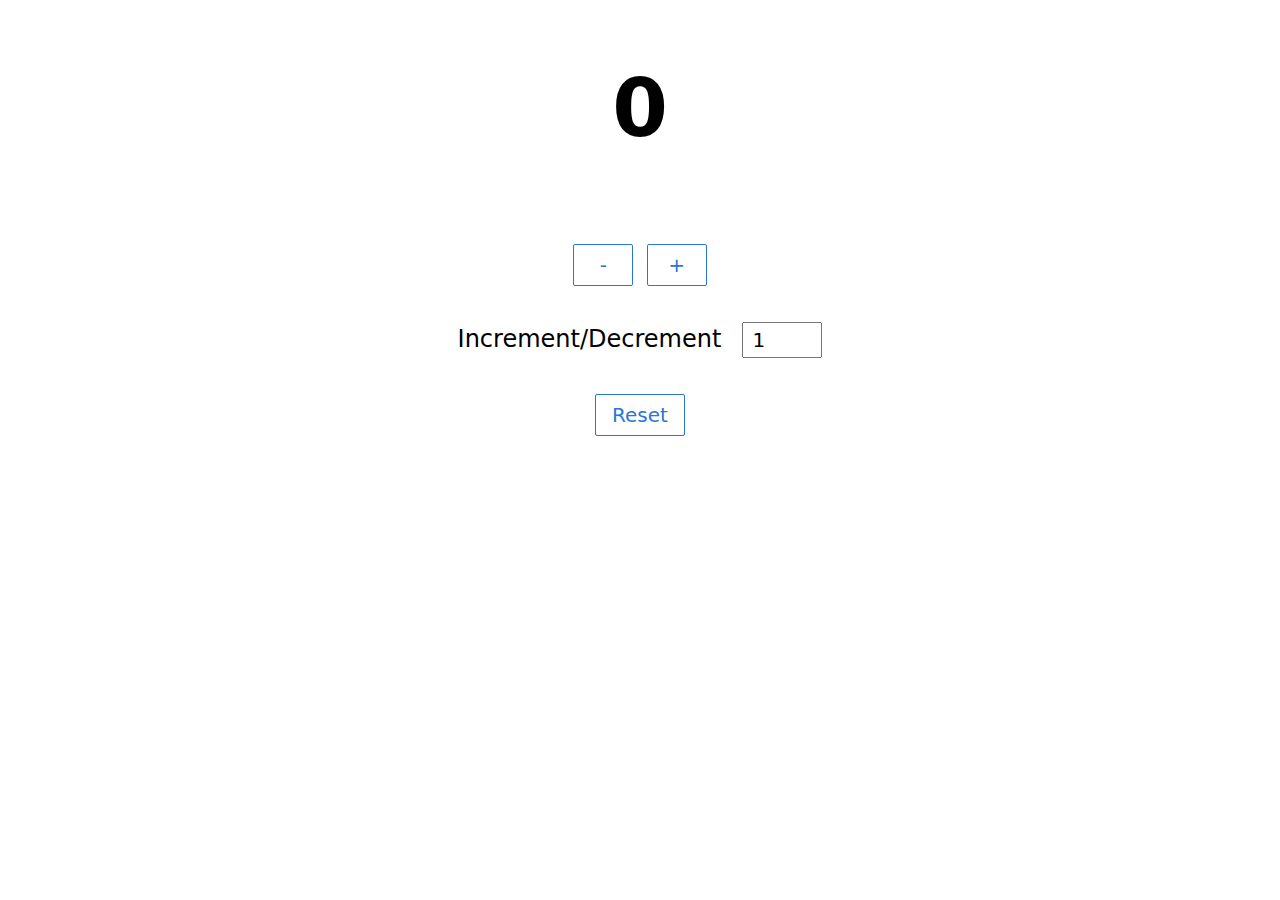
<file: counter/index.html>
<!DOCTYPE html>
<html lang="en">
  <head>
    <meta charset="UTF-8" />
    <meta name="viewport" content="width=device-width, initial-scale=1.0" />
    <link rel="stylesheet" href="style.css" />
    <script src="app.js" async></script>
    <title>Counter</title>
  </head>
  <body>
    <div class="container">
      <h1>0</h1>
      <div class="buttons">
        <button class="button minus">-</button>
        <button class="button plus">+</button>
      </div>
      <div class="inc-dec">
        <label for="number">Increment/Decrement</label>
        <input type="number" id="number" />
      </div>
      <button class="button reset">Reset</button>
    </div>
  </body>
</html>
</file>
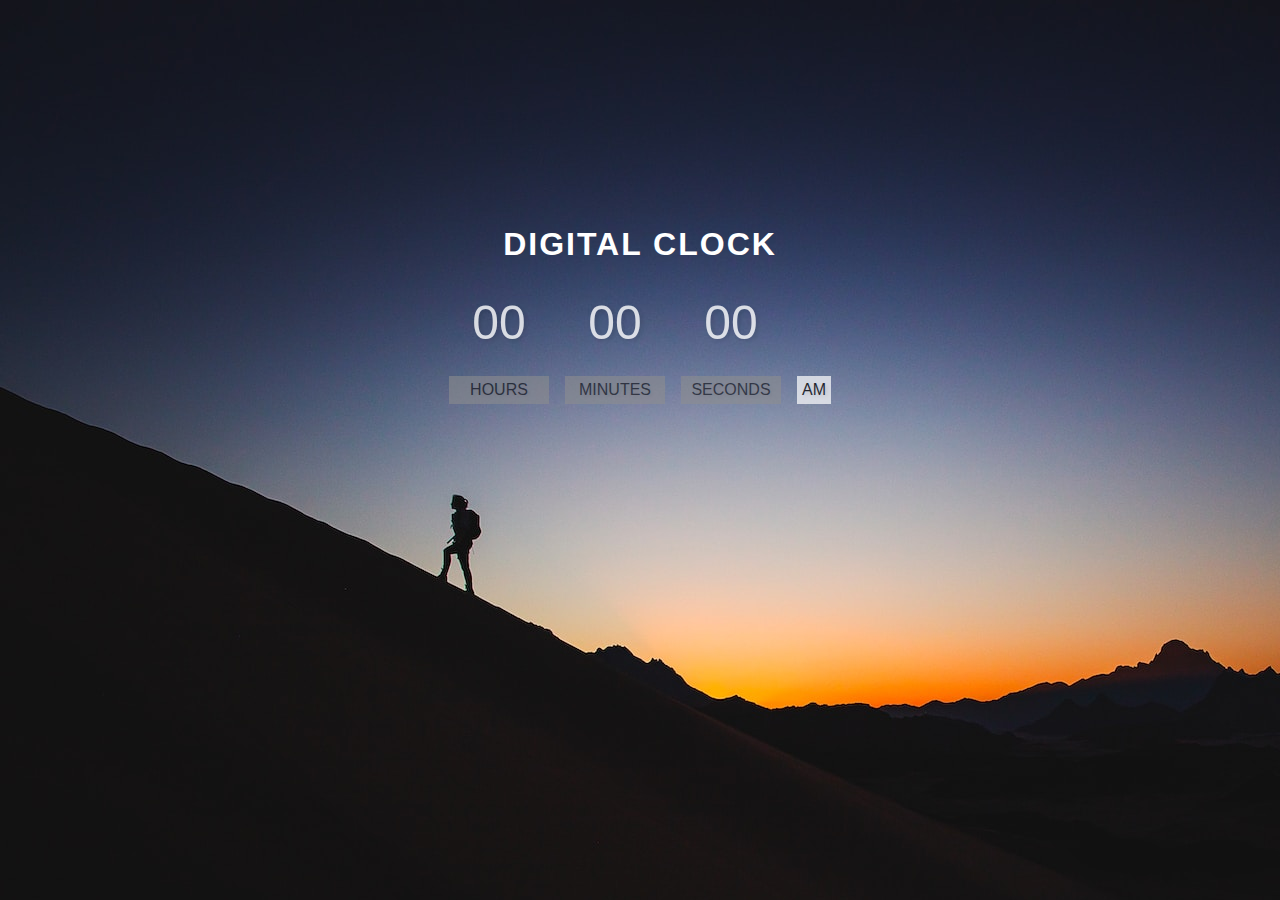
<file: digital-clock/index.html>
<!DOCTYPE html>
<html lang="en">

<head>
    <meta charset="UTF-8">
    <meta name="viewport" content="width=device-width, initial-scale=1.0">
    <link rel="stylesheet" href="style.css">
    <script src="./app.js" async></script>
    <title>Digital Clock</title>
</head>

<body>
    <div class="container">
        <h1>Digital Clock</h1>
        <div class="clock">
            <div class="box">
                <p class="number hours">00</p>
                <p class="text">HOURS</p>
            </div>
            <div class="box">
                <p class="number minutes">00</p>
                <p class="text">MINUTES</p>
            </div>
            <div class="box">
                <p class="number seconds">00</p>
                <p class="text">SECONDS</p>
            </div>
            <P class="timezone">AM</P>
        </div>
    </div>
</body>

</html>
</file>
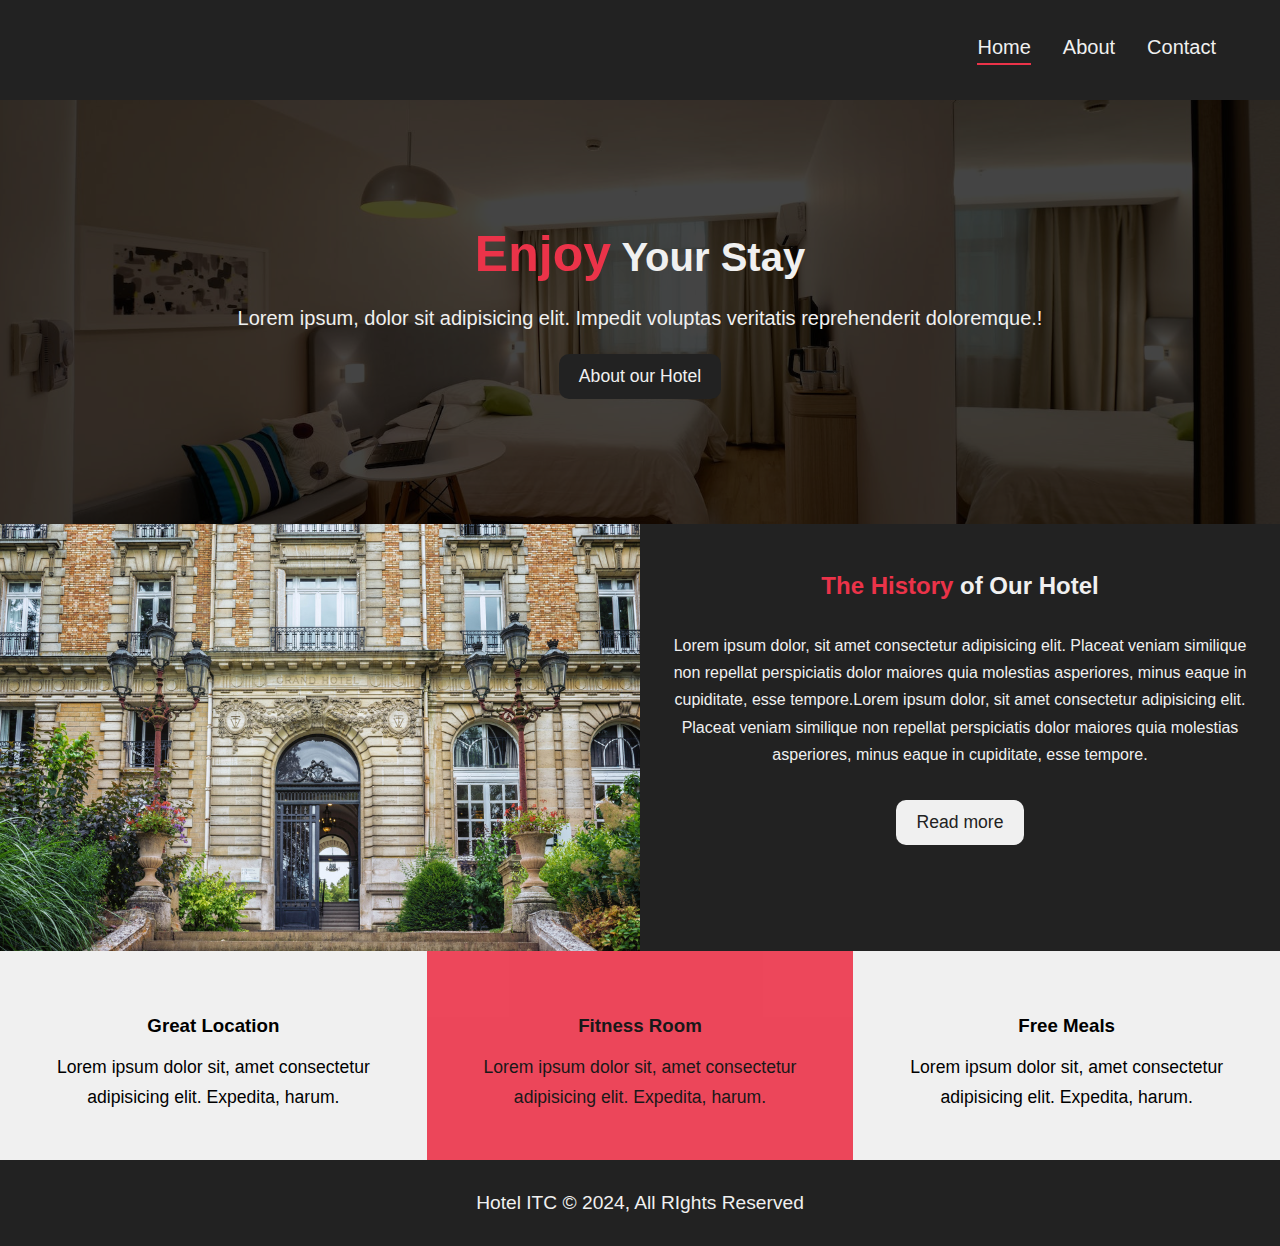
<file: hotel-website/index.html>
<!DOCTYPE html>
<html lang="en">
  <head>
    <meta charset="UTF-8" />
    <meta name="viewport" content="width=device-width, initial-scale=1.0" />
    <link
      rel="stylesheet"
      href="https://cdnjs.cloudflare.com/ajax/libs/font-awesome/6.5.1/css/all.min.css"
      integrity="sha512-DTOQO9RWCH3ppGqcWaEA1BIZOC6xxalwEsw9c2QQeAIftl+Vegovlnee1c9QX4TctnWMn13TZye+giMm8e2LwA=="
      crossorigin="anonymous"
      referrerpolicy="no-referrer"
    />
    <link rel="stylesheet" href="style.css" />
    <title>Hotel Websie | Home</title>
  </head>
  <body>
    <header>
      <div class="container">
        <nav id="navbar">
          <a href="index.html" class="logo">
            <i class="fa-solid fa-sailboat fa-3x"></i>
          </a>
          <ul>
            <li class="current"><a href="./index.html">Home</a></li>
            <li><a href="./about.html">About</a></li>
            <li><a href="./contact.html">Contact</a></li>
          </ul>
        </nav>
      </div>
    </header>
    <main>
      <section class="showcase">
        <div class="container">
          <h1><span class="text-primary">Enjoy</span> Your Stay</h1>
          <p class="showcase-text">
            Lorem ipsum, dolor sit adipisicing elit. Impedit voluptas veritatis
            reprehenderit doloremque.!
          </p>
          <a href="./about.html" class="btn-bg-dark btn btn-hover"
            >About our Hotel</a
          >
        </div>
      </section>
      <section class="history">
        <img class="history-img" src="./images/photo-1.jpg" alt="" />
        <aside class="btn-bg-dark">
          <h2><span class="text-primary">The History</span> of Our Hotel</h2>
          <p>
            Lorem ipsum dolor, sit amet consectetur adipisicing elit. Placeat
            veniam similique non repellat perspiciatis dolor maiores quia
            molestias asperiores, minus eaque in cupiditate, esse tempore.Lorem
            ipsum dolor, sit amet consectetur adipisicing elit. Placeat veniam
            similique non repellat perspiciatis dolor maiores quia molestias
            asperiores, minus eaque in cupiditate, esse tempore.
          </p>
          <a href="./about.html" class="btn-bg-light btn btn-hover history-btn"
            >Read more</a
          >
        </aside>
      </section>
      <section class="facilities">
        <article class="facility">
          <div>
            <i class="fa-solid fa-mountain-city fa-2x"></i>
          </div>
          <h3>Great Location</h3>
          <p>
            Lorem ipsum dolor sit, amet consectetur adipisicing elit. Expedita,
            harum.
          </p>
        </article>
        <article class="facility">
          <div>
            <i class="fa-solid fa-person-swimming fa-2x"></i>
          </div>
          <h3>Fitness Room</h3>
          <p>
            Lorem ipsum dolor sit, amet consectetur adipisicing elit. Expedita,
            harum.
          </p>
        </article>
        <article class="facility">
          <div>
            <i class="fa-solid fa-utensils fa-2x"></i>
          </div>
          <h3>Free Meals</h3>
          <p>
            Lorem ipsum dolor sit, amet consectetur adipisicing elit. Expedita,
            harum.
          </p>
        </article>
      </section>
    </main>
    <footer>Hotel ITC © 2024, All RIghts Reserved</footer>
  </body>
</html>
</file>
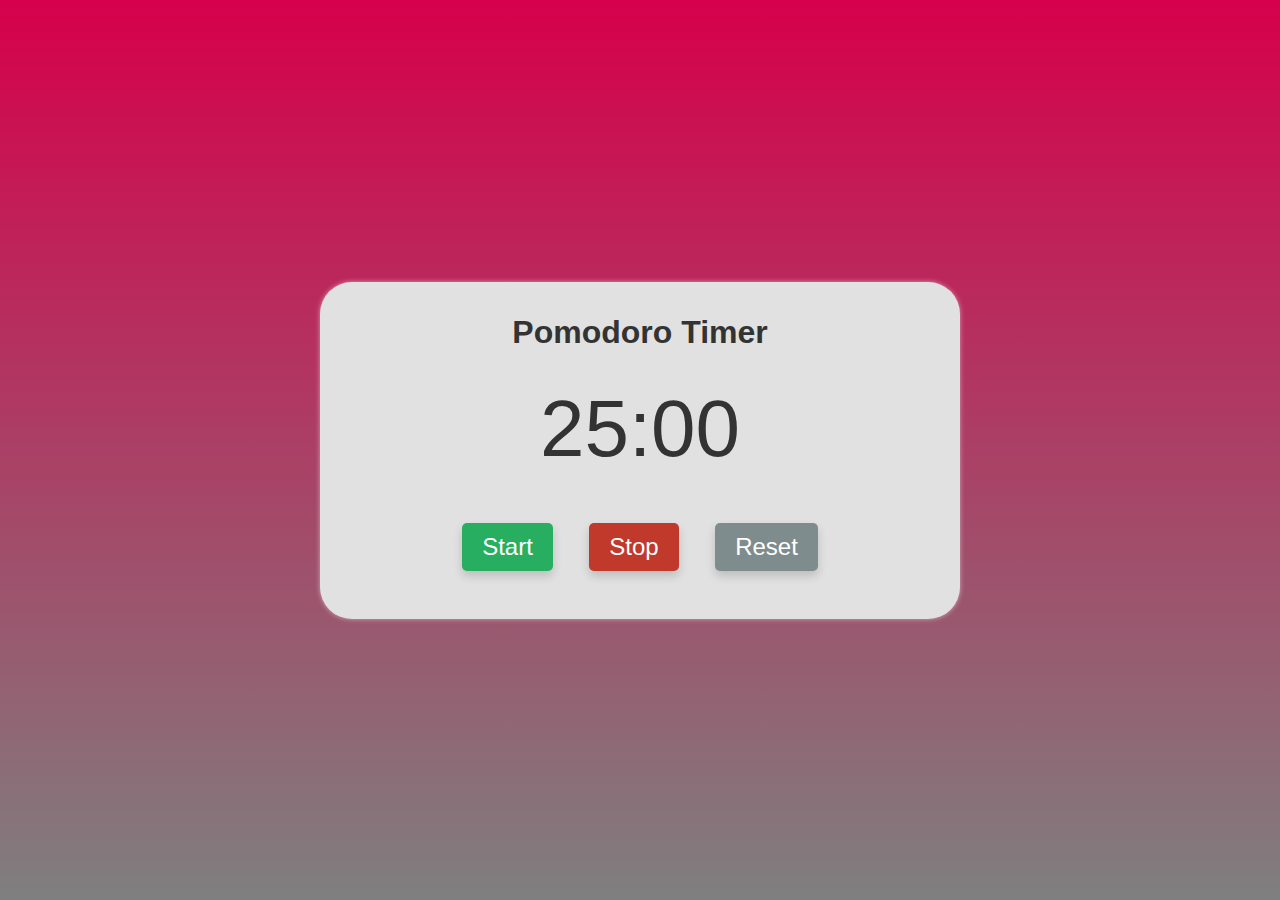
<file: pomodoro-timer/index.html>
<!DOCTYPE html>
<html lang="en">
  <head>
    <meta charset="UTF-8" />
    <meta name="viewport" content="width=device-width, initial-scale=1.0" />
    <link rel="stylesheet" href="style.css" />
    <script src="./app.js" async></script>
    <title>Pomodoro Timer</title>
  </head>
  <body>
    <div class="timer">
      <h1>Pomodoro Timer</h1>
      <p><span class="min">25</span>:<span class="sec">00</span></p>
      <div>
        <button class="start">Start</button>
        <button class="stop">Stop</button>
        <button class="reset">Reset</button>
      </div>
    </div>
  </body>
</html>
</file>
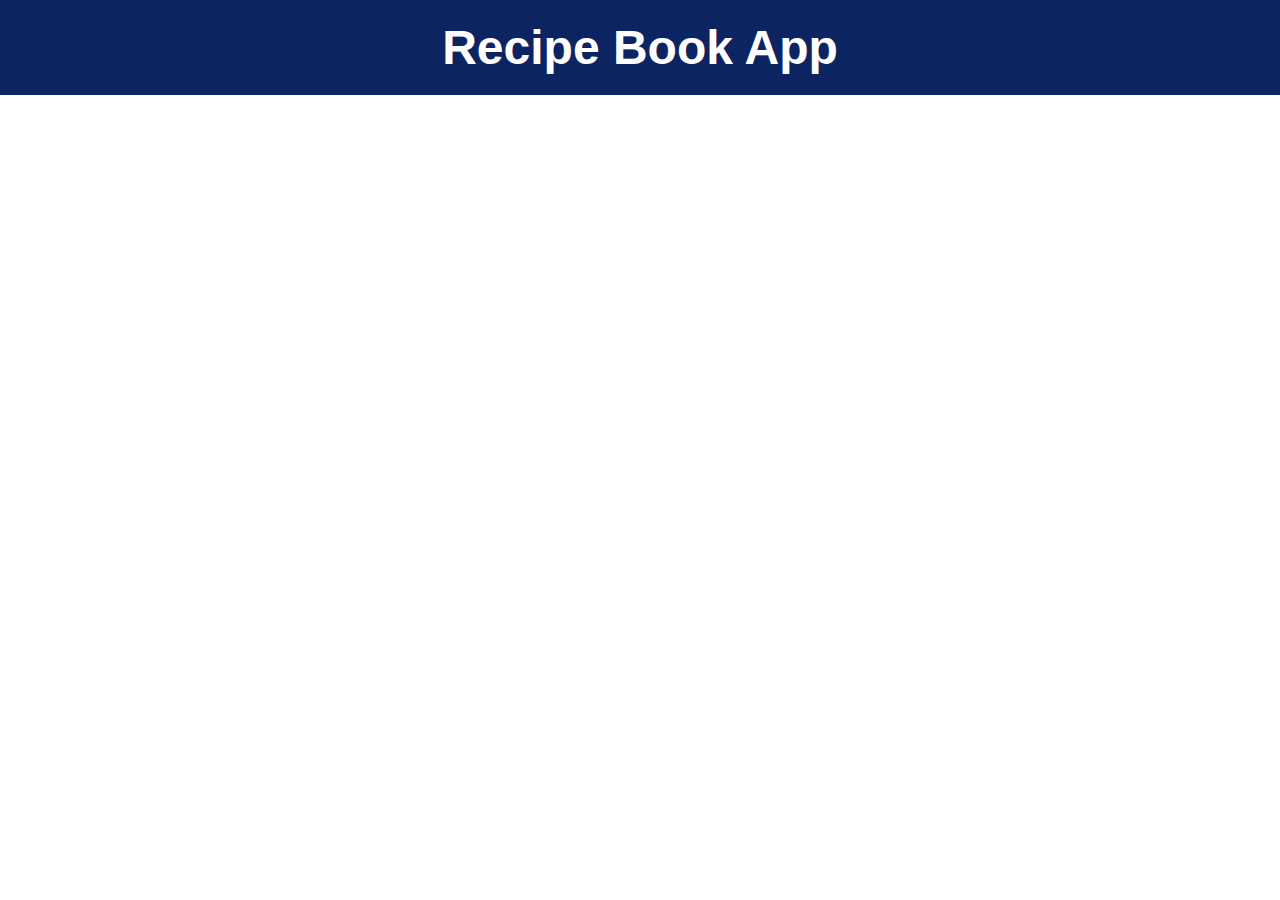
<file: Recipe Book/index.html>
<!DOCTYPE html>
<html lang="en">
  <head>
    <meta charset="UTF-8" />
    <meta name="viewport" content="width=device-width, initial-scale=1.0" />
    <link rel="stylesheet" href="style.css" />
    <script type="module" src="app.js" async></script>
    <title>Recipe Book</title>
  </head>
  <body>
    <header><h1>Recipe Book App</h1></header>
    <main>
      <div class="container">
        <!-- <article class="recipe">
          <img
            src="https://spoonacular.com/recipeImages/765011-556x370.jpg"
            class="recipe-image"
          />
          <h3 class="recipe-title">
            Snap Pea and Green Bean Salad with Arugula Pesto
          </h3>
          <p class="recipe-details">
            <span>Ingredients: </span>1 cup roasted almonds, 1 tablespoon slice
            almonds, 2 cups baby arugula, 4 basil leaves, 4 basil leaves, ½ cup
            cilantro, ½ cup extra virgin olive oil (more as needed), 3 cloves of
            garlic, 1 cup micro greens or sprouts, zest from 1 lemon, ½ cup
            shelled pistachios, salt and black pepper, 1 pound snap peas, 1
            pound green or wax beans, ½ cup plain yogurt or sour cream
          </p>
          <a href="" class="recipe-link"><button>View Recipe</button></a>
        </article> -->
      </div>
    </main>
  </body>
</html>
</file>
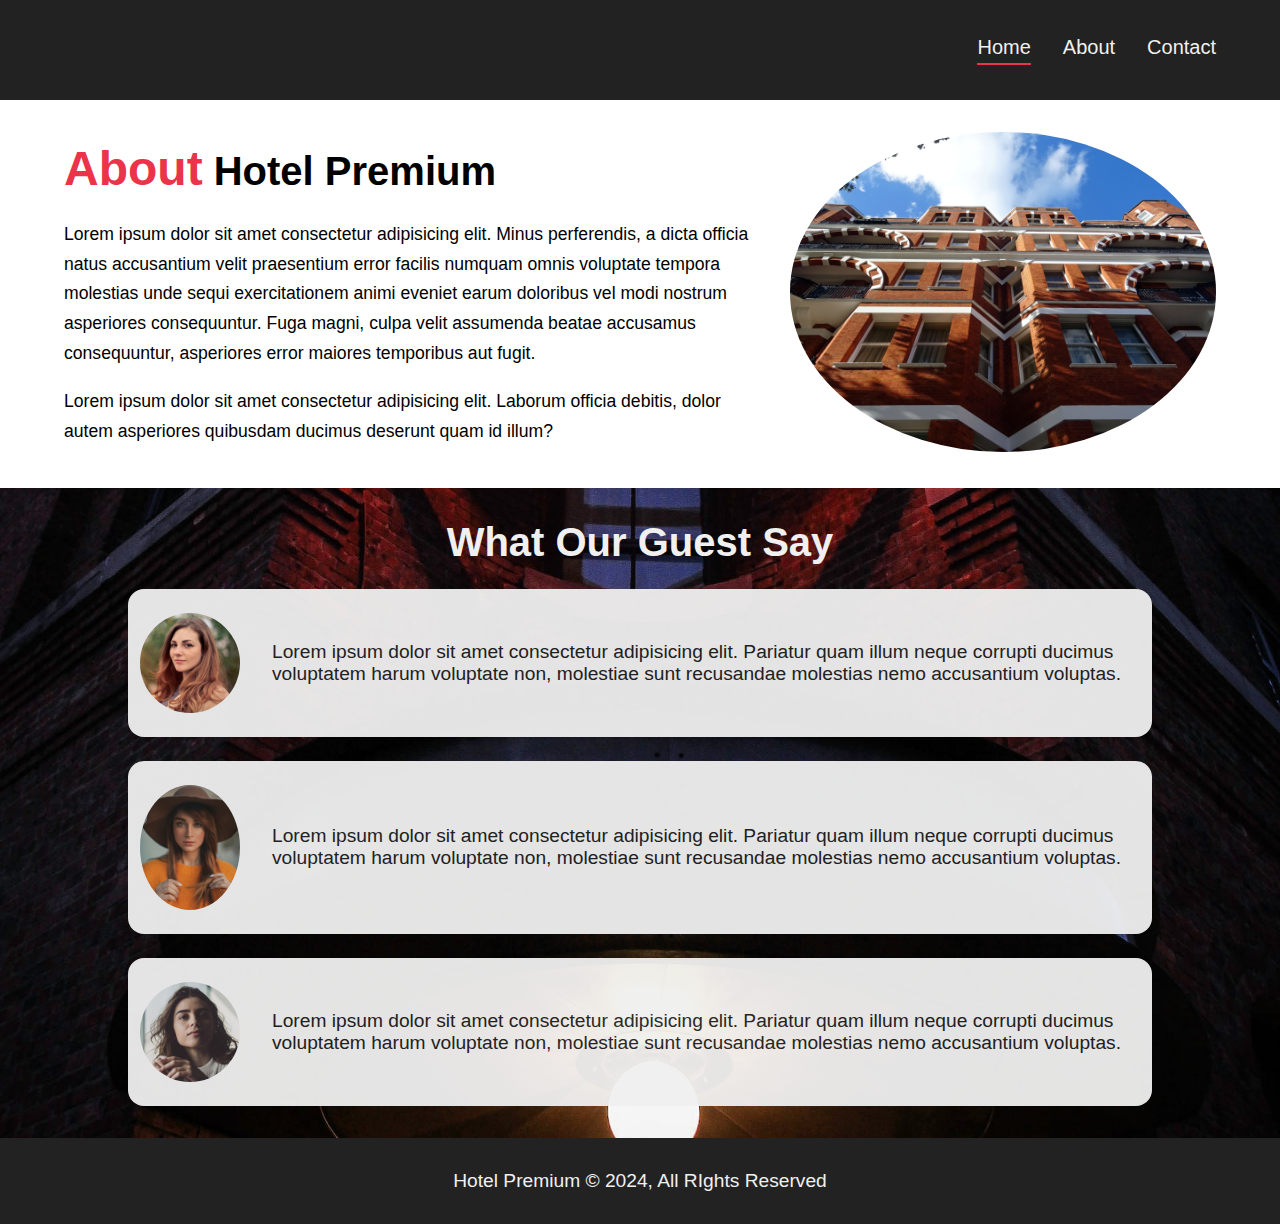
<file: hotel-website/about.html>
<!DOCTYPE html>
<html lang="en">
  <head>
    <meta charset="UTF-8" />
    <meta name="viewport" content="width=device-width, initial-scale=1.0" />
    <link
      rel="stylesheet"
      href="https://cdnjs.cloudflare.com/ajax/libs/font-awesome/6.5.1/css/all.min.css"
      integrity="sha512-DTOQO9RWCH3ppGqcWaEA1BIZOC6xxalwEsw9c2QQeAIftl+Vegovlnee1c9QX4TctnWMn13TZye+giMm8e2LwA=="
      crossorigin="anonymous"
      referrerpolicy="no-referrer"
    />
    <link rel="stylesheet" href="style.css" />
    <title>Hotel Websie | About</title>
  </head>
  <body>
    <header>
      <div class="container">
        <nav id="navbar">
          <a href="index.html" class="logo">
            <i class="fa-solid fa-sailboat fa-3x"></i>
          </a>
          <ul>
            <li class="current"><a href="./index.html">Home</a></li>
            <li><a href="./about.html">About</a></li>
            <li><a href="./contact.html">Contact</a></li>
          </ul>
        </nav>
      </div>
    </header>
    <main>
      <section class="about-hotel">
        <div class="container">
          <div>
            <h1><span class="text-primary">About</span> Hotel Premium</h1>
            <p>
              Lorem ipsum dolor sit amet consectetur adipisicing elit. Minus
              perferendis, a dicta officia natus accusantium velit praesentium
              error facilis numquam omnis voluptate tempora molestias unde sequi
              exercitationem animi eveniet earum doloribus vel modi nostrum
              asperiores consequuntur. Fuga magni, culpa velit assumenda beatae
              accusamus consequuntur, asperiores error maiores temporibus aut
              fugit.
            </p>
            <br />
            <p>
              Lorem ipsum dolor sit amet consectetur adipisicing elit. Laborum
              officia debitis, dolor autem asperiores quibusdam ducimus deserunt
              quam id illum?
            </p>
          </div>
          <div>
            <img src="./images/photo-2.jpg" alt="" />
          </div>
        </div>
      </section>
      <section class="guest-feedback">
        <div class="container">
          <div class="div">
            <h1>What Our Guest Say</h1>
            <article>
              <img src="./images/person-1.jpg" alt="" />
              <p>
                Lorem ipsum dolor sit amet consectetur adipisicing elit.
                Pariatur quam illum neque corrupti ducimus voluptatem harum
                voluptate non, molestiae sunt recusandae molestias nemo
                accusantium voluptas.
              </p>
            </article>
            <article>
              <img src="./images/person-4.jpg" alt="" />
              <p>
                Lorem ipsum dolor sit amet consectetur adipisicing elit.
                Pariatur quam illum neque corrupti ducimus voluptatem harum
                voluptate non, molestiae sunt recusandae molestias nemo
                accusantium voluptas.
              </p>
            </article>
            <article>
              <img src="./images/person-2.jpg" alt="" />
              <p>
                Lorem ipsum dolor sit amet consectetur adipisicing elit.
                Pariatur quam illum neque corrupti ducimus voluptatem harum
                voluptate non, molestiae sunt recusandae molestias nemo
                accusantium voluptas.
              </p>
            </article>
          </div>
        </div>
      </section>
    </main>
    <footer>Hotel Premium © 2024, All RIghts Reserved</footer>
  </body>
</html>
</file>
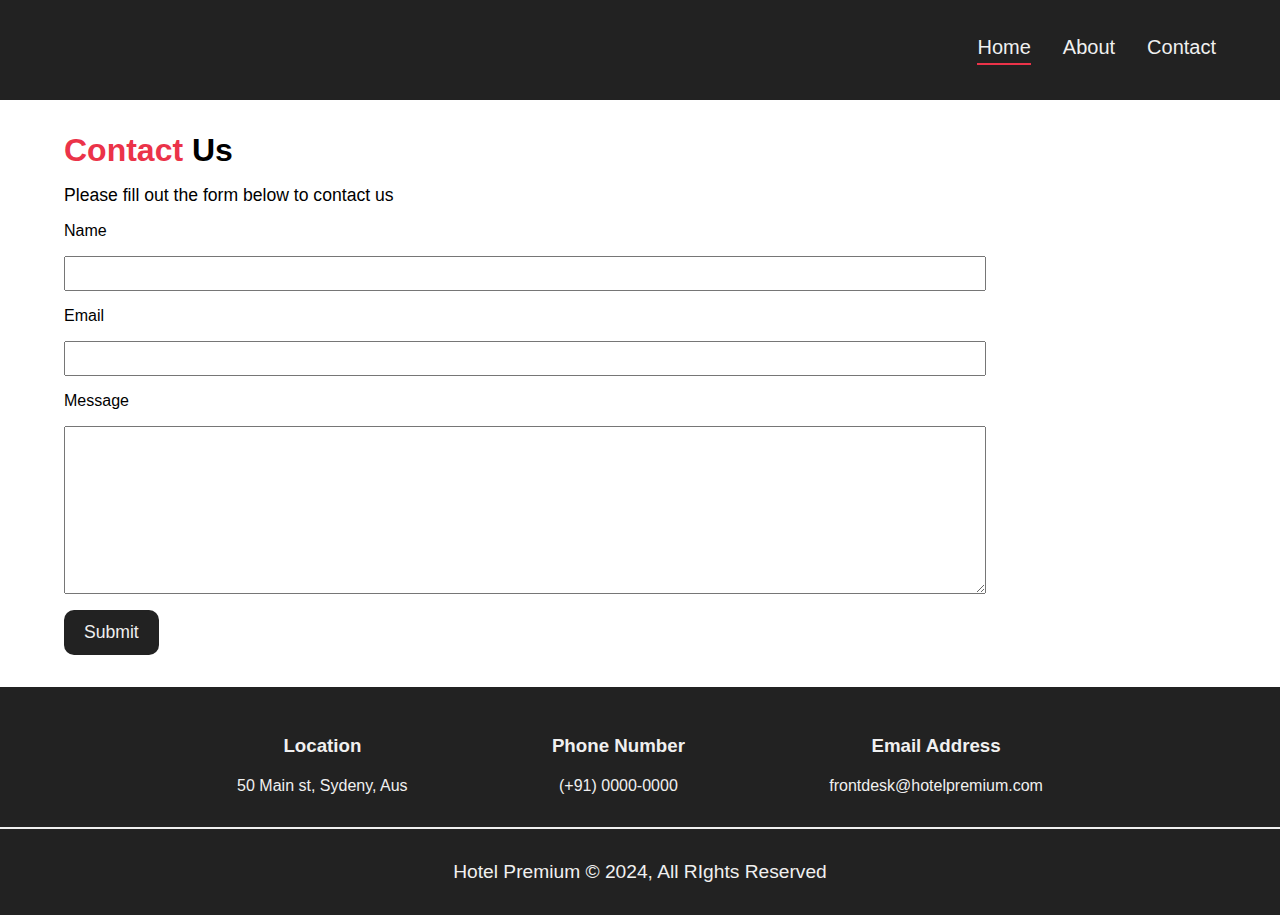
<file: hotel-website/contact.html>
<!DOCTYPE html>
<html lang="en">
  <head>
    <meta charset="UTF-8" />
    <meta name="viewport" content="width=device-width, initial-scale=1.0" />
    <link
      rel="stylesheet"
      href="https://cdnjs.cloudflare.com/ajax/libs/font-awesome/6.5.1/css/all.min.css"
      integrity="sha512-DTOQO9RWCH3ppGqcWaEA1BIZOC6xxalwEsw9c2QQeAIftl+Vegovlnee1c9QX4TctnWMn13TZye+giMm8e2LwA=="
      crossorigin="anonymous"
      referrerpolicy="no-referrer"
    />
    <link rel="stylesheet" href="style.css" />
    <title>Hotel Websie | Contact</title>
  </head>
  <body>
    <header>
      <div class="container">
        <nav id="navbar">
          <a href="index.html" class="logo">
            <i class="fa-solid fa-sailboat fa-3x"></i>
          </a>
          <ul>
            <li class="current"><a href="./index.html">Home</a></li>
            <li><a href="./about.html">About</a></li>
            <li><a href="./contact.html">Contact</a></li>
          </ul>
        </nav>
      </div>
    </header>
    <main class="contact">
      <section class="container">
        <form action="">
          <h1><span class="text-primary">Contact</span> Us</h1>
          <p>Please fill out the form below to contact us</p>
          <label for="name">Name</label>
          <input type="text" name="name" id="name" />
          <label for="email">Email</label>
          <input type="email" name="email" id="email" />
          <label for="message">Message</label>
          <textarea name="message" id="message" cols="30" rows="10"> </textarea>
          <button class="btn btn-bg-dark" type="submit">Submit</button>
        </form>
      </section>
    </main>
    <section class="contact-details">
      <div class="container">
        <div class="contact-details-location box">
          <div>
            <i class="fa-solid fa-hotel fa-3x"></i>
            <h3>Location</h3>
          </div>
          <p>50 Main st, Sydeny, Aus</p>
        </div>
        <div class="contact-details-phone box">
          <div>
            <i class="fa-solid fa-phone fa-3x"></i>
            <h3>Phone Number</h3>
          </div>
          <p>(+91) 0000-0000</p>
        </div>
        <div class="contact-details-mail box">
          <div>
            <i class="fa-solid fa-envelope fa-3x"></i>
            <h3>Email Address</h3>
          </div>
          <p>frontdesk@hotelpremium.com</p>
        </div>
      </div>
    </section>
    <footer>Hotel Premium © 2024, All RIghts Reserved</footer>
  </body>
</html>
</file>
<file: counter/style.css>
.container{
    display: flex;
    flex-direction: column;
    justify-content: center;
    align-items: center;
    gap: 2rem;
}

h1{
    font-size: 5rem;
}

*{
    font-family: system-ui, -apple-system, BlinkMacSystemFont, 'Segoe UI', Roboto, Oxygen, Ubuntu, Cantarell, 'Open Sans', 'Helvetica Neue', sans-serif;
}

label{
    font-size: 1.5rem;
    margin-right: 1rem;
}

input{
    font-size: 1.25rem;
    width: 60px;
    padding: 0.25rem 0.5rem;
}

.button {
    border: none;
    border-radius: 2px;
    padding: 0.5rem 1rem;
    margin: 0.25rem;
    cursor: pointer;
    transition: all ease-in 0.15s;
    background-color: rgb(255, 255, 255);
    border-color: rgb(41, 118, 211);
    color: rgb(41, 118, 211);
    border-width: 1px;
    border-style: solid;
    font-size: 1.25rem;
}

.button:hover {
    background-color: rgb(41, 118, 211);
    color: white
}

.button:hover {
    box-shadow: 5px 5px 5px rgba(0, 0, 0, 0.15);
}

.buttons button{
    min-width: 60px;
}
</file>
<file: digital-clock/style.css>
* {
  margin: 0;
  padding: 0;
  box-sizing: border-box;
  font-family: 'Segoe UI', Tahoma, Geneva, Verdana, sans-serif;
}

body {
  height: 70vh;
  display: flex;
  justify-content: center;
  align-items: center;
  background-image: url('./background.jpg');
}

h1 {
  letter-spacing: 2px;
  text-transform: uppercase;
}

.container {
  display: flex;
  flex-direction: column;
  align-items: center;
  gap: 1rem;
}

.clock {
  display: flex;
  gap: 1rem;
  justify-content: center;
  align-items: end;
}

.box {
  width: 100px;
  height: 125px;
  /* background-color: rgb(218, 218, 218); */
  display: flex;
  flex-direction: column;
  align-items: center;
  justify-content: space-between;
  padding: 1rem 1rem 0 1rem;
  opacity: 0.8;
}

.number {
  font-size: 3rem;
}

.text {
  background-color: rgb(145, 145, 145);
  opacity: 0.7;
  width: 100px;
  padding: 5px;
  text-align: center;
}

.number,
h1 {
  color: white;
}

p {
  text-shadow: 2px 2px 4px rgba(0, 0, 0, 0.15);
}

.timezone {
  background-color: rgb(255, 255, 255);
  opacity: 0.7;
  padding: 5px;
}
</file>
<file: pomodoro-timer/style.css>
* {
    padding: 0;
    margin: 0;
    box-sizing: border-box;
}

body {
    font-family: Arial, Helvetica, sans-serif;
    background: linear-gradient(180deg, rgb(214, 0, 75), rgba(0, 0, 0, 0.5)) center center no-repeat;
    display: flex;
    justify-content: center;
    align-items: center;
    height: 100vh;
}

h1,
p {
    color: #333;
}

p {
    font-size: 5rem;
}

button {
    border: none;
    padding: 10px 20px;
    color: white;
    font-size: 1.5rem;
    border-radius: 5px;
    box-shadow: 0px 5px 10px rgba(0, 0, 0, 0.16);
    margin: 1rem;
    transition: all 0.15s ease-in-out;
}

button:hover {
    cursor: pointer;
    opacity: 0.9;
    transition: all 0.15s ease-in-out;
}

.start {
    background-color: #27ae60;
}

.stop {
    background-color: #c0392b;
}

.reset {
    background-color: #7f8c8d;
}

.timer {
    display: flex;
    flex-direction: column;
    justify-content: center;
    align-items: center;
    gap: 2rem;
    background-color: rgb(225, 225, 225);
    min-width: 50%;
    padding: 2rem;
    border-radius: 2rem;
    box-shadow: 0px 0px 5px rgba(255, 255, 255, 0.5);
}
</file>
<file: Recipe Book/style.css>
* {
    margin: 0;
    padding: 0;
    box-sizing: border-box;
    font-family: Arial, Helvetica, sans-serif;
}

body {
    height: 100vh;
}

:root {
    --main-color: #0c2461;
}

header {
    background-color: var(--main-color);
    padding: 1.25rem 0;
    display: flex;
    justify-content: center;
    align-items: center;
    color: white;
    font-size: 1.5rem;
}

img {
    width: 100%;
    height: 100%;
    object-fit: cover;
}

main {
    display: flex;
    align-items: center;
    justify-content: center;
}

.container {
    width: 90%;
    padding: 1rem 0;
}

button {
    border: 1px solid var(--main-color);
    background-color: var(--main-color);
    padding: 10px 15px;
    color: white;
    border-radius: 5px;
    cursor: pointer;
    font-size: 1.1rem;
    transition: all 0.15s ease-in-out;
}

button:hover {
    background-color: white;
    color: var(--main-color);
    transition: all 0.15s ease-in-out;
}

.recipe {
    display: grid;
    grid-template-columns: 200px 200px 1fr 150px;
    gap: 10px;
    align-items: center;
    justify-items: center;
    margin-bottom: 1rem;
    box-shadow: 2px 2px 5px rgba(0, 0, 0, 0.15);
    padding: 1rem;
    border-bottom: 1px solid var(--main-color);
}

.item {
    height: 200px;
    background-color: violet;
}

p span {
    font-weight: bold;
    color: #333;
}

@media screen and (max-width: 1000px) {
    .recipe {
        display: flex;
        flex-direction: column;
        gap: 1rem;
        padding: 10px;
    }
}
</file>
<file: hotel-website/style.css>
/* CSS Reset */

* {
    margin: 0;
    padding: 0;
    box-sizing: border-box;
}

/* General Styles */

a {
    text-decoration: none;
    color: inherit;
}

img {
    max-width: 100%;
}

/* Variables */

:root {
    --dark: #222;
    --light: #f0f0f0;
    --primary-color: #eb3349;
    /* --secondary-color: #e67e22; */
}

html {
    font-family: 'Segoe UI', Tahoma, Geneva, Verdana, sans-serif;
}

/* Utility classes */

.container {
    max-width: 90%;
    margin: auto;
}

.btn {
    border: none;
    padding: 0.75rem 1.25rem;
    border-radius: 10px;
    font-size: 1.1rem;
    transition: all 0.15s ease-in;
}

.text-primary {
    color: var(--primary-color);
}

.btn-bg-dark {
    background-color: var(--dark);
    color: var(--light);
}

.btn-bg-light {
    background-color: var(--light);
    color: var(--dark);
}

.btn:hover {
    background-color: var(--primary-color);
    cursor: pointer;
}

.current {
    border-bottom: 2px solid var(--primary-color);
}

/* Header */

header {
    background-color: var(--dark);
}

#navbar {
    height: 100px;
    display: flex;
    align-items: center;
    justify-content: space-between;
}

#navbar ul {
    list-style: none;
    display: flex;
    gap: 2em
}

#navbar ul li {
    font-size: 1.25rem;
    padding-bottom: 0.25rem;
}

#navbar ul li a {
    text-decoration: none;
    color: var(--light);
}

#navbar ul li a:hover {
    transition: all 0.15s ease-in;
    color: var(--primary-color)
}

.logo {
    color: var(--light);
    transition: all 0.15s ease-in;
}

.logo:hover {
    color: var(--primary-color);
}

main .showcase {
    background-color: var(--dark);
    /* fallback bg color in case image does not load */
    background-image: url('./images/showcase-1.jpg');
    background-position: center;
    background-repeat: no-repeat;
    background-size: cover;
    background-blend-mode: overlay;
    /* Important for BG images */
    padding: 125px 0;
    color: var(--light);
}

main .showcase .container {
    display: flex;
    flex-direction: column;
    align-items: center;
    justify-content: center;
    gap: 1.5rem
}

main .showcase .showcase-text {
    font-size: 1.25rem;
    text-align: center;
}

main .showcase h1 {
    font-size: 2.5rem;
}

main .showcase h1 span {
    font-size: 50px;
}

.history {
    display: grid;
    grid-template-columns: 50% 50%;
}

.history aside {
    display: flex;
    flex-direction: column;
    align-items: center;
    justify-content: flex-start;
    padding: 3rem 2rem 2rem 2rem;
    gap: 2rem;
    text-align: center;
}

.history aside p {
    line-height: 1.7;
}

.history .history-btn:hover {
    color: var(--light);
}

.facilities {
    display: flex;
    justify-content: space-between;
    align-items: center;
}

.facility {
    background-color: var(--light);
    padding: 3rem 2rem;
}

.facility {
    display: flex;
    flex-direction: column;
    gap: 1rem;
    text-align: center;
}

.facility p {
    line-height: 1.7;
    font-size: 1.1rem;
}

.facility:nth-child(2) {
    background-color: var(--primary-color);
    opacity: 0.9;
}

footer {
    font-size: 1.2rem;
    text-align: center;
    padding: 2rem 0;
    background-color: var(--dark);
    color: var(--light);
}

/* About page */

.about-hotel .container {
    display: flex;
    align-items: center;
    gap: 2rem;
    padding: 2rem 0;
}

.about-hotel .container h1 {
    font-size: 2.5rem;
    margin-bottom: 1.5rem;
}

.about-hotel .container h1 span {
    font-size: 3rem;
}

.about-hotel .container p {
    line-height: 1.7;
    font-size: 1.1rem;
}

.about-hotel .container div:nth-child(2) img {
    border-radius: 50%;
    height: 50%;
}

.guest-feedback {
    background: url('./images/photo-3.jpg');
    background-color: var(--primary-color);
    background-position: bottom 20% center;
    background-size: cover;
    background-repeat: no-repeat;
    display: flex;
    align-items: center;
    justify-content: center;
    color: var(--light);
    padding: 2rem 0;
}

.guest-feedback .container {
    display: flex;
    justify-content: center;
    align-items: center;
    max-width: 80%;
}

.guest-feedback .container div {
    display: flex;
    flex-direction: column;
    justify-content: center;
    align-items: center;
    gap: 1.5rem
}

.guest-feedback h1 {
    font-size: 2.5rem;
}

.guest-feedback .container article {
    display: flex;
    align-items: center;
    justify-content: center;
    gap: 2rem;
    background-color: var(--light);
    padding: 1.5rem 0.75rem;
    border-radius: 1rem;
    opacity: 0.95;
    color: var(--dark);
    font-size: larger;
    max-width: 1200px;
}

.guest-feedback .container img {
    width: 100px;
    border-radius: 50%;
}

.contact {
    padding: 2rem 0 2rem 0;
}

.contact form {
    display: flex;
    flex-direction: column;
    gap: 1rem;
}

.contact form h1 {
    font-size: 2rem;
}

.contact form p {
    font-size: 1.1rem;
}

.contact form input {
    padding: 5px;
}

.contact form input,
.contact form textarea {
    width: 80%;
    outline: none;
    padding: 0.5rem;
}

.contact form input:focus,
.contact form textarea:focus {
    border: 2px solid var(--primary-color);
}

.contact button {
    align-self: flex-start;
}

.contact-details {
    background-color: var(--dark);
    padding: 2rem;
    color: var(--light);
    border-bottom: 2px solid var(--light);
}

.contact-details .container {
    display: flex;
    align-items: center;
    justify-content: space-evenly;
}

.contact-details .box {
    display: flex;
    flex-direction: column;
    gap: 1.25rem;
    align-items: center;
}

.contact-details .box div {
    display: flex;
    flex-direction: column;
    align-items: center;
    gap: 1rem
}
</file>
